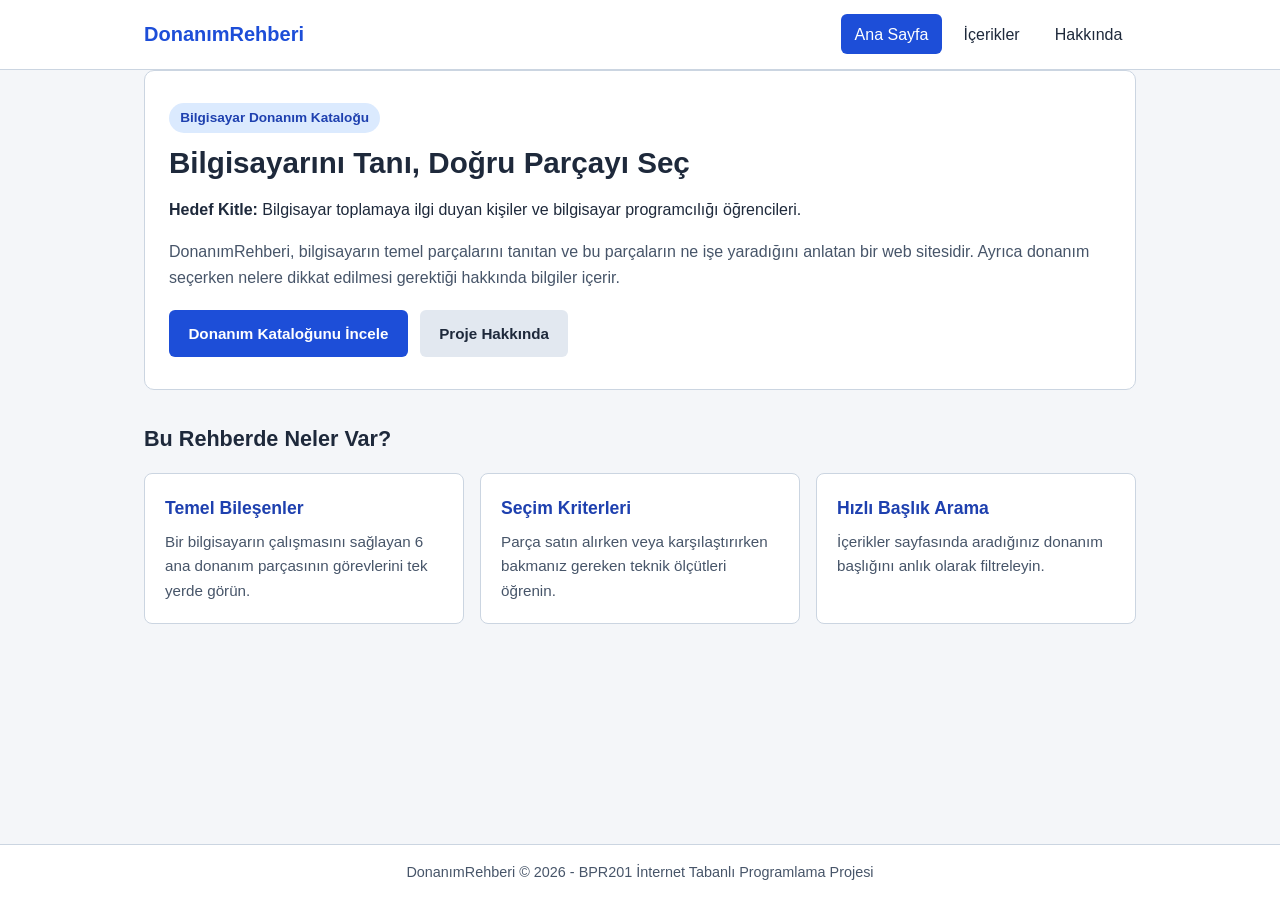
<file: index.html>
<!DOCTYPE html>
<html lang="tr">
<head>
  <meta charset="UTF-8">
  <meta name="viewport" content="width=device-width, initial-scale=1.0">
  <title>DonanımRehberi | Ana Sayfa</title>
  <link rel="stylesheet" href="style.css">
</head>
<body>
  <header class="site-header">
    <div class="container header-inner">
      <a href="index.html" class="logo">DonanımRehberi</a>
      <nav aria-label="Ana Menü">
        <ul class="nav-list">
          <li><a href="index.html" class="active" aria-current="page">Ana Sayfa</a></li>
          <li><a href="icerikler.html">İçerikler</a></li>
          <li><a href="hakkinda.html">Hakkında</a></li>
        </ul>
      </nav>
    </div>
  </header>

  <main class="container">
    <section class="hero">
      <span class="badge">Bilgisayar Donanım Kataloğu</span>
      <h1>Bilgisayarını Tanı, Doğru Parçayı Seç</h1>
      <p class="lead">
        <strong>Hedef Kitle:</strong> Bilgisayar toplamaya ilgi duyan kişiler ve bilgisayar programcılığı öğrencileri.
      </p>
      <p>
        DonanımRehberi, bilgisayarın temel parçalarını tanıtan ve bu parçaların ne işe yaradığını anlatan bir web sitesidir. Ayrıca donanım seçerken nelere dikkat edilmesi gerektiği hakkında bilgiler içerir.
      </p>
      <div class="hero-actions">
        <a href="icerikler.html" class="btn btn-primary">Donanım Kataloğunu İncele</a>
        <a href="hakkinda.html" class="btn btn-secondary">Proje Hakkında</a>
      </div>
    </section>

    <section class="highlights">
      <h2>Bu Rehberde Neler Var?</h2>
      <div class="grid-3">
        <article class="info-box">
          <h3>Temel Bileşenler</h3>
          <p>Bir bilgisayarın çalışmasını sağlayan 6 ana donanım parçasının görevlerini tek yerde görün.</p>
        </article>
        <article class="info-box">
          <h3>Seçim Kriterleri</h3>
          <p>Parça satın alırken veya karşılaştırırken bakmanız gereken teknik ölçütleri öğrenin.</p>
        </article>
        <article class="info-box">
          <h3>Hızlı Başlık Arama</h3>
          <p>İçerikler sayfasında aradığınız donanım başlığını anlık olarak filtreleyin.</p>
        </article>
      </div>
    </section>
  </main>

  <footer class="site-footer">
    <div class="container">
      <p>DonanımRehberi &copy; 2026 - BPR201 İnternet Tabanlı Programlama Projesi</p>
    </div>
  </footer>
</body>
</html>
</file>
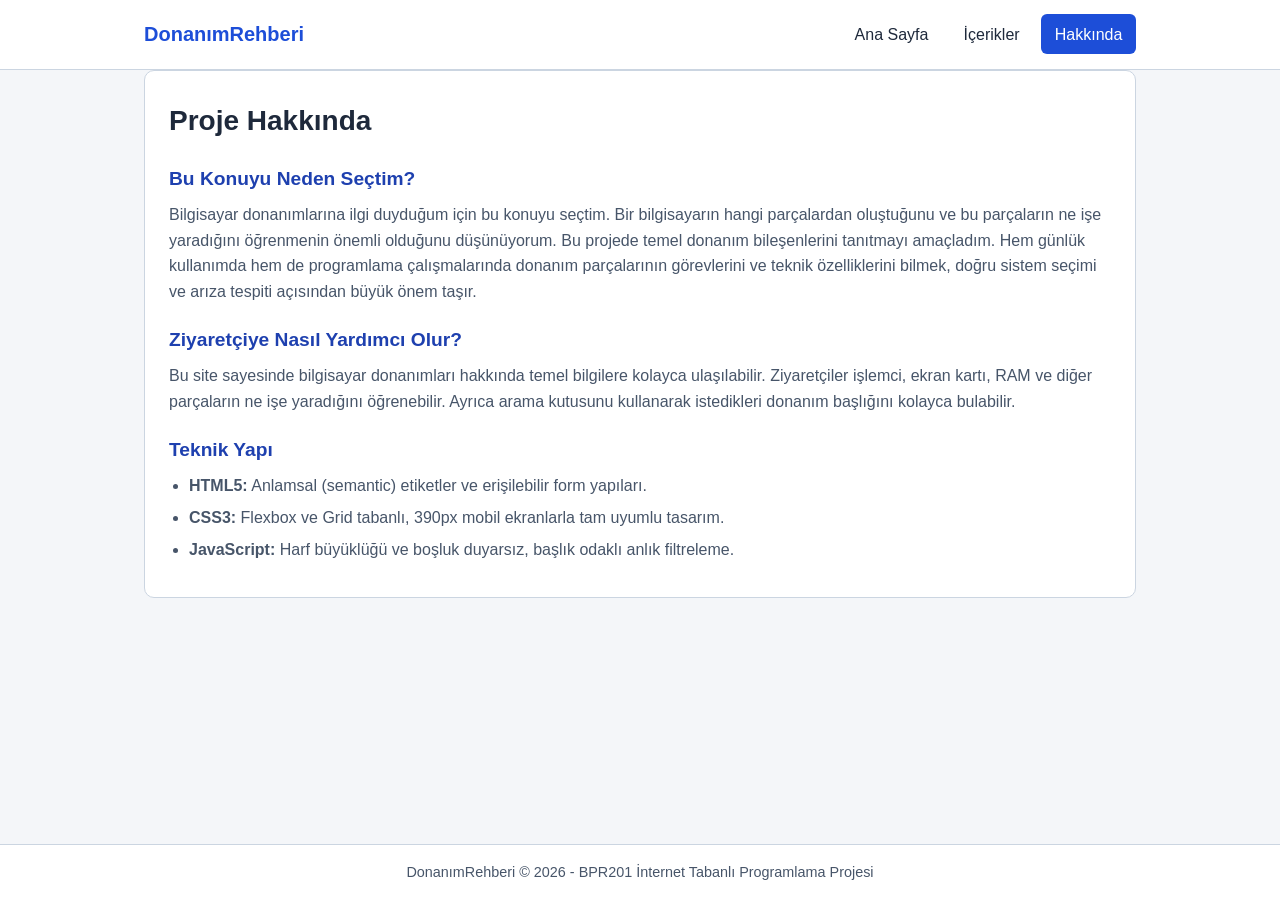
<file: hakkinda.html>
<!DOCTYPE html>
<html lang="tr">
<head>
  <meta charset="UTF-8">
  <meta name="viewport" content="width=device-width, initial-scale=1.0">
  <title>DonanımRehberi | Hakkında</title>
  <link rel="stylesheet" href="style.css">
</head>
<body>
  <header class="site-header">
    <div class="container header-inner">
      <a href="index.html" class="logo">DonanımRehberi</a>
      <nav aria-label="Ana Menü">
        <ul class="nav-list">
          <li><a href="index.html">Ana Sayfa</a></li>
          <li><a href="icerikler.html">İçerikler</a></li>
          <li><a href="hakkinda.html" class="active" aria-current="page">Hakkında</a></li>
        </ul>
      </nav>
    </div>
  </header>

  <main class="container">
    <section class="about-card">
      <h1>Proje Hakkında</h1>
      <h2>Bu Konuyu Neden Seçtim?</h2>
      <p>
        Bilgisayar donanımlarına ilgi duyduğum için bu konuyu seçtim. Bir bilgisayarın hangi parçalardan oluştuğunu ve bu parçaların ne işe yaradığını öğrenmenin önemli olduğunu düşünüyorum. Bu projede temel donanım bileşenlerini tanıtmayı amaçladım. Hem günlük kullanımda hem de programlama çalışmalarında donanım parçalarının görevlerini ve teknik özelliklerini bilmek, doğru sistem seçimi ve arıza tespiti açısından büyük önem taşır.
      </p>

      <h2>Ziyaretçiye Nasıl Yardımcı Olur?</h2>
      <p>
        Bu site sayesinde bilgisayar donanımları hakkında temel bilgilere kolayca ulaşılabilir. Ziyaretçiler işlemci, ekran kartı, RAM ve diğer parçaların ne işe yaradığını öğrenebilir. Ayrıca arama kutusunu kullanarak istedikleri donanım başlığını kolayca bulabilir.
      </p>

      <h2>Teknik Yapı</h2>
      <ul class="tech-list">
        <li><strong>HTML5:</strong> Anlamsal (semantic) etiketler ve erişilebilir form yapıları.</li>
        <li><strong>CSS3:</strong> Flexbox ve Grid tabanlı, 390px mobil ekranlarla tam uyumlu tasarım.</li>
        <li><strong>JavaScript:</strong> Harf büyüklüğü ve boşluk duyarsız, başlık odaklı anlık filtreleme.</li>
      </ul>
    </section>
  </main>

  <footer class="site-footer">
    <div class="container">
      <p>DonanımRehberi &copy; 2026 - BPR201 İnternet Tabanlı Programlama Projesi</p>
    </div>
  </footer>
</body>
</html>
</file>
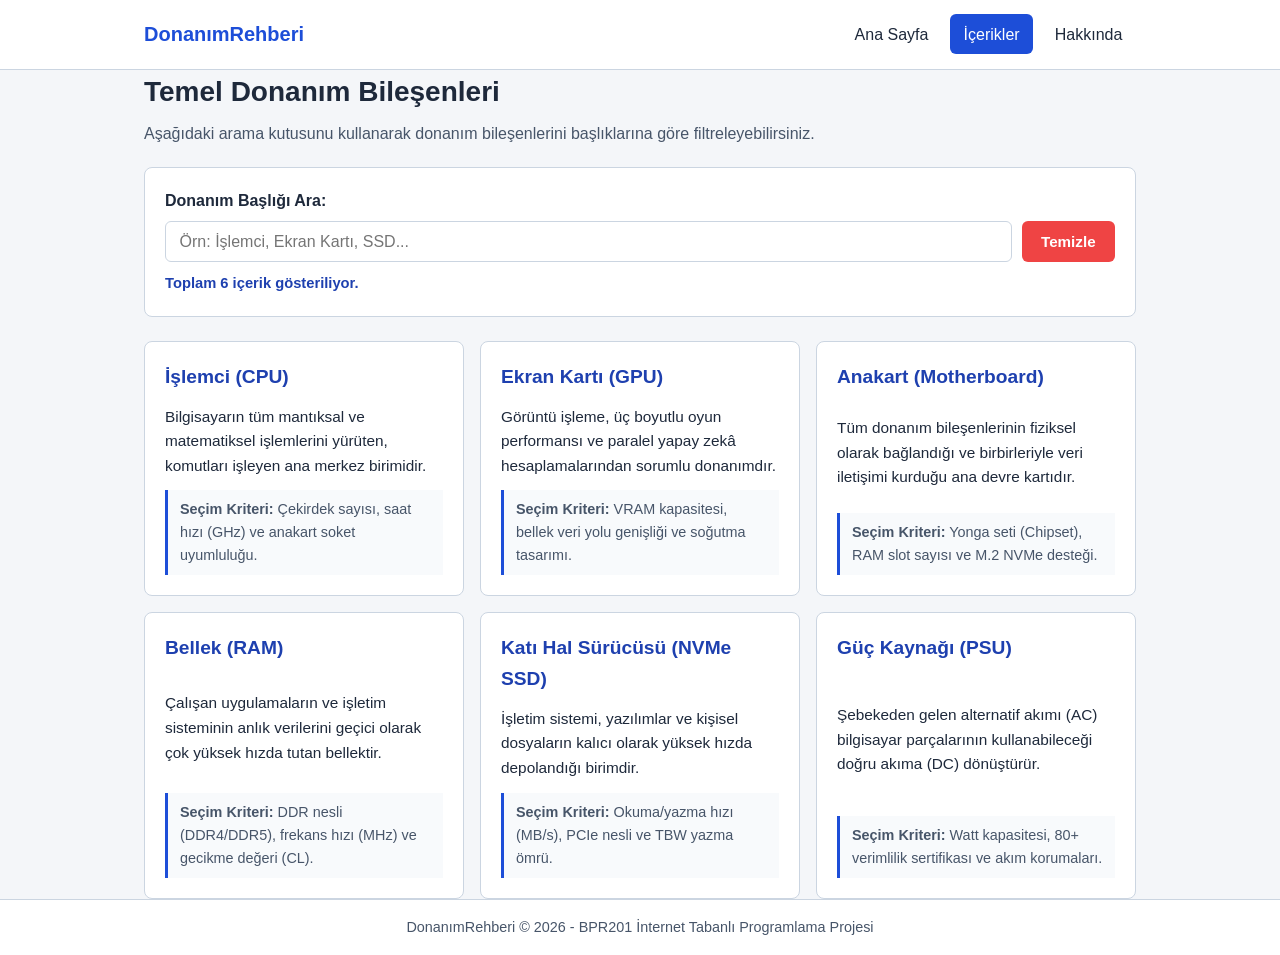
<file: icerikler.html>
<!DOCTYPE html>
<html lang="tr">
<head>
  <meta charset="UTF-8">
  <meta name="viewport" content="width=device-width, initial-scale=1.0">
  <title>DonanımRehberi | İçerikler</title>
  <link rel="stylesheet" href="style.css">
</head>
<body>
  <header class="site-header">
    <div class="container header-inner">
      <a href="index.html" class="logo">DonanımRehberi</a>
      <nav aria-label="Ana Menü">
        <ul class="nav-list">
          <li><a href="index.html">Ana Sayfa</a></li>
          <li><a href="icerikler.html" class="active" aria-current="page">İçerikler</a></li>
          <li><a href="hakkinda.html">Hakkında</a></li>
        </ul>
      </nav>
    </div>
  </header>

  <main class="container">
    <section class="page-intro">
      <h1>Temel Donanım Bileşenleri</h1>
      <p>Aşağıdaki arama kutusunu kullanarak donanım bileşenlerini başlıklarına göre filtreleyebilirsiniz.</p>
    </section>

    <section class="search-panel" aria-label="İçerik Arama">
      <label for="searchInput" class="search-label">Donanım Başlığı Ara:</label>
      <div class="search-controls">
        <input
          type="text"
          id="searchInput"
          class="search-input"
          placeholder="Örn: İşlemci, Ekran Kartı, SSD..."
          autocomplete="off"
        >
        <button type="button" id="clearBtn" class="btn btn-clear">Temizle</button>
      </div>
      <p id="resultCount" class="result-count" aria-live="polite">Toplam 6 içerik gösteriliyor.</p>
    </section>

    <p id="emptyMessage" class="empty-message" hidden>
      Aradığınız başlıkla eşleşen bir donanım bileşeni bulunamadı.
    </p>

    <section id="cardGrid" class="card-grid" aria-label="Donanım Listesi">
      <article class="card">
        <h2 class="card-title">İşlemci (CPU)</h2>
        <p class="card-desc">Bilgisayarın tüm mantıksal ve matematiksel işlemlerini yürüten, komutları işleyen ana merkez birimidir.</p>
        <p class="card-meta"><strong>Seçim Kriteri:</strong> Çekirdek sayısı, saat hızı (GHz) ve anakart soket uyumluluğu.</p>
      </article>

      <article class="card">
        <h2 class="card-title">Ekran Kartı (GPU)</h2>
        <p class="card-desc">Görüntü işleme, üç boyutlu oyun performansı ve paralel yapay zekâ hesaplamalarından sorumlu donanımdır.</p>
        <p class="card-meta"><strong>Seçim Kriteri:</strong> VRAM kapasitesi, bellek veri yolu genişliği ve soğutma tasarımı.</p>
      </article>

      <article class="card">
        <h2 class="card-title">Anakart (Motherboard)</h2>
        <p class="card-desc">Tüm donanım bileşenlerinin fiziksel olarak bağlandığı ve birbirleriyle veri iletişimi kurduğu ana devre kartıdır.</p>
        <p class="card-meta"><strong>Seçim Kriteri:</strong> Yonga seti (Chipset), RAM slot sayısı ve M.2 NVMe desteği.</p>
      </article>

      <article class="card">
        <h2 class="card-title">Bellek (RAM)</h2>
        <p class="card-desc">Çalışan uygulamaların ve işletim sisteminin anlık verilerini geçici olarak çok yüksek hızda tutan bellektir.</p>
        <p class="card-meta"><strong>Seçim Kriteri:</strong> DDR nesli (DDR4/DDR5), frekans hızı (MHz) ve gecikme değeri (CL).</p>
      </article>

      <article class="card">
        <h2 class="card-title">Katı Hal Sürücüsü (NVMe SSD)</h2>
        <p class="card-desc">İşletim sistemi, yazılımlar ve kişisel dosyaların kalıcı olarak yüksek hızda depolandığı birimdir.</p>
        <p class="card-meta"><strong>Seçim Kriteri:</strong> Okuma/yazma hızı (MB/s), PCIe nesli ve TBW yazma ömrü.</p>
      </article>

      <article class="card">
        <h2 class="card-title">Güç Kaynağı (PSU)</h2>
        <p class="card-desc">Şebekeden gelen alternatif akımı (AC) bilgisayar parçalarının kullanabileceği doğru akıma (DC) dönüştürür.</p>
        <p class="card-meta"><strong>Seçim Kriteri:</strong> Watt kapasitesi, 80+ verimlilik sertifikası ve akım korumaları.</p>
      </article>
    </section>
  </main>

  <footer class="site-footer">
    <div class="container">
      <p>DonanımRehberi &copy; 2026 - BPR201 İnternet Tabanlı Programlama Projesi</p>
    </div>
  </footer>

  <script src="script.js"></script>
</body>
</html>
</file>
<file: style.css>
*,
*::before,
*::after {
  box-sizing: border-box;
  margin: 0;
  padding: 0;
}

:root {
  --bg: #f4f6f9;
  --surface: #ffffff;
  --primary: #1d4ed8;
  --primary-dark: #1e40af;
  --text: #1e293b;
  --muted: #475569;
  --border: #cbd5e1;
  --focus: #f59e0b;
}

html,
body {
  max-width: 100%;
  overflow-x: hidden;
  font-family: -apple-system, BlinkMacSystemFont, "Segoe UI", Roboto, sans-serif;
  background-color: var(--bg);
  color: var(--text);
  line-height: 1.6;
}

body {
  min-height: 100vh;
  display: flex;
  flex-direction: column;
}

main {
  flex: 1;
  padding-top: 2rem;
  padding-bottom: 2.5rem;
}

.container {
  width: 100%;
  max-width: 1024px;
  margin: 0 auto;
  padding: 0 1rem;
}

a:focus-visible,
button:focus-visible,
input:focus-visible {
  outline: 3px solid var(--focus);
  outline-offset: 2px;
}

/* Üst Menü */
.site-header {
  background-color: var(--surface);
  border-bottom: 1px solid var(--border);
}

.header-inner {
  display: flex;
  align-items: center;
  justify-content: space-between;
  flex-wrap: wrap;
  gap: 0.75rem;
  padding-top: 0.9rem;
  padding-bottom: 0.9rem;
}

.logo {
  font-size: 1.25rem;
  font-weight: 700;
  color: var(--primary);
  text-decoration: none;
}

.nav-list {
  list-style: none;
  display: flex;
  gap: 0.5rem;
  flex-wrap: wrap;
}

.nav-list a {
  display: inline-block;
  padding: 0.45rem 0.85rem;
  border-radius: 6px;
  text-decoration: none;
  color: var(--text);
  font-weight: 500;
  transition: background-color 0.2s, color 0.2s;
}

.nav-list a:hover {
  background-color: #e2e8f0;
}

.nav-list a.active {
  background-color: var(--primary);
  color: #ffffff;
}

/* Ana Sayfa Hero */
.hero {
  background-color: var(--surface);
  border: 1px solid var(--border);
  border-radius: 10px;
  padding: 2rem 1.5rem;
  margin-bottom: 2rem;
}

.badge {
  display: inline-block;
  background-color: #dbeafe;
  color: var(--primary-dark);
  font-size: 0.85rem;
  font-weight: 600;
  padding: 0.25rem 0.7rem;
  border-radius: 999px;
  margin-bottom: 0.75rem;
}

.hero h1 {
  font-size: 1.85rem;
  line-height: 1.25;
  margin-bottom: 1rem;
}

.hero p {
  margin-bottom: 1rem;
  color: var(--muted);
}

.hero .lead {
  color: var(--text);
}

.hero-actions {
  display: flex;
  flex-wrap: wrap;
  gap: 0.75rem;
  margin-top: 1.25rem;
}

/* Butonlar */
.btn {
  display: inline-block;
  padding: 0.65rem 1.15rem;
  border-radius: 6px;
  font-size: 0.95rem;
  font-weight: 600;
  text-decoration: none;
  cursor: pointer;
  border: 1px solid transparent;
  transition: background-color 0.2s;
}

.btn-primary {
  background-color: var(--primary);
  color: #ffffff;
}

.btn-primary:hover {
  background-color: var(--primary-dark);
}

.btn-secondary {
  background-color: #e2e8f0;
  color: var(--text);
}

.btn-secondary:hover {
  background-color: #cbd5e1;
}

.btn-clear {
  background-color: #ef4444;
  color: #ffffff;
}

.btn-clear:hover {
  background-color: #dc2626;
}

/* Ana Sayfa Öne Çıkanlar */
.highlights h2 {
  font-size: 1.35rem;
  margin-bottom: 1rem;
}

.grid-3 {
  display: grid;
  grid-template-columns: repeat(auto-fit, minmax(250px, 1fr));
  gap: 1rem;
}

.info-box {
  background-color: var(--surface);
  border: 1px solid var(--border);
  border-radius: 8px;
  padding: 1.25rem;
}

.info-box h3 {
  font-size: 1.1rem;
  margin-bottom: 0.5rem;
  color: var(--primary-dark);
}

.info-box p {
  color: var(--muted);
  font-size: 0.95rem;
}

/* İçerikler & Arama Paneli */
.page-intro {
  margin-bottom: 1.25rem;
}

.page-intro h1 {
  font-size: 1.75rem;
  margin-bottom: 0.4rem;
}

.page-intro p {
  color: var(--muted);
}

.search-panel {
  background-color: var(--surface);
  border: 1px solid var(--border);
  border-radius: 8px;
  padding: 1.25rem;
  margin-bottom: 1.5rem;
}

.search-label {
  display: block;
  font-weight: 600;
  margin-bottom: 0.5rem;
}

.search-controls {
  display: flex;
  gap: 0.6rem;
  flex-wrap: wrap;
}

.search-input {
  flex: 1 1 220px;
  min-width: 0;
  padding: 0.65rem 0.85rem;
  border: 1px solid var(--border);
  border-radius: 6px;
  font-size: 1rem;
  color: var(--text);
}

.result-count {
  margin-top: 0.65rem;
  font-size: 0.92rem;
  font-weight: 600;
  color: var(--primary-dark);
}

.empty-message {
  background-color: #fef2f2;
  border: 1px solid #fecaca;
  color: #991b1b;
  padding: 1rem;
  border-radius: 8px;
  margin-bottom: 1.25rem;
  font-weight: 500;
}

/* Kart Izgarası */
.card-grid {
  display: grid;
  grid-template-columns: repeat(auto-fit, minmax(270px, 1fr));
  gap: 1rem;
}

.card {
  background-color: var(--surface);
  border: 1px solid var(--border);
  border-radius: 8px;
  padding: 1.25rem;
  display: flex;
  flex-direction: column;
  justify-content: space-between;
  gap: 0.75rem;
}

.card-title {
  font-size: 1.2rem;
  color: var(--primary-dark);
}

.card-desc {
  color: var(--text);
  font-size: 0.96rem;
}

.card-meta {
  background-color: #f8fafc;
  border-left: 3px solid var(--primary);
  padding: 0.5rem 0.75rem;
  font-size: 0.9rem;
  color: var(--muted);
}

/* Hakkında Sayfası */
.about-card {
  background-color: var(--surface);
  border: 1px solid var(--border);
  border-radius: 10px;
  padding: 1.75rem 1.5rem;
}

.about-card h1 {
  font-size: 1.75rem;
  margin-bottom: 1rem;
}

.about-card h2 {
  font-size: 1.2rem;
  color: var(--primary-dark);
  margin-top: 1.25rem;
  margin-bottom: 0.5rem;
}

.about-card p {
  color: var(--muted);
}

.tech-list {
  margin-top: 0.5rem;
  padding-left: 1.25rem;
  color: var(--muted);
}

.tech-list li {
  margin-bottom: 0.4rem;
}

/* Alt Bilgi */
.site-footer {
  background-color: var(--surface);
  border-top: 1px solid var(--border);
  padding: 1rem 0;
  text-align: center;
  font-size: 0.9rem;
  color: var(--muted);
}

@media (max-width: 420px) {
  .hero h1 {
    font-size: 1.45rem;
  }

  .nav-list a {
    padding: 0.4rem 0.65rem;
    font-size: 0.92rem;
  }

  .search-controls {
    flex-direction: column;
  }

  .btn-clear {
    width: 100%;
  }
}[hidden] {
  display: none !important;
}
</file>
